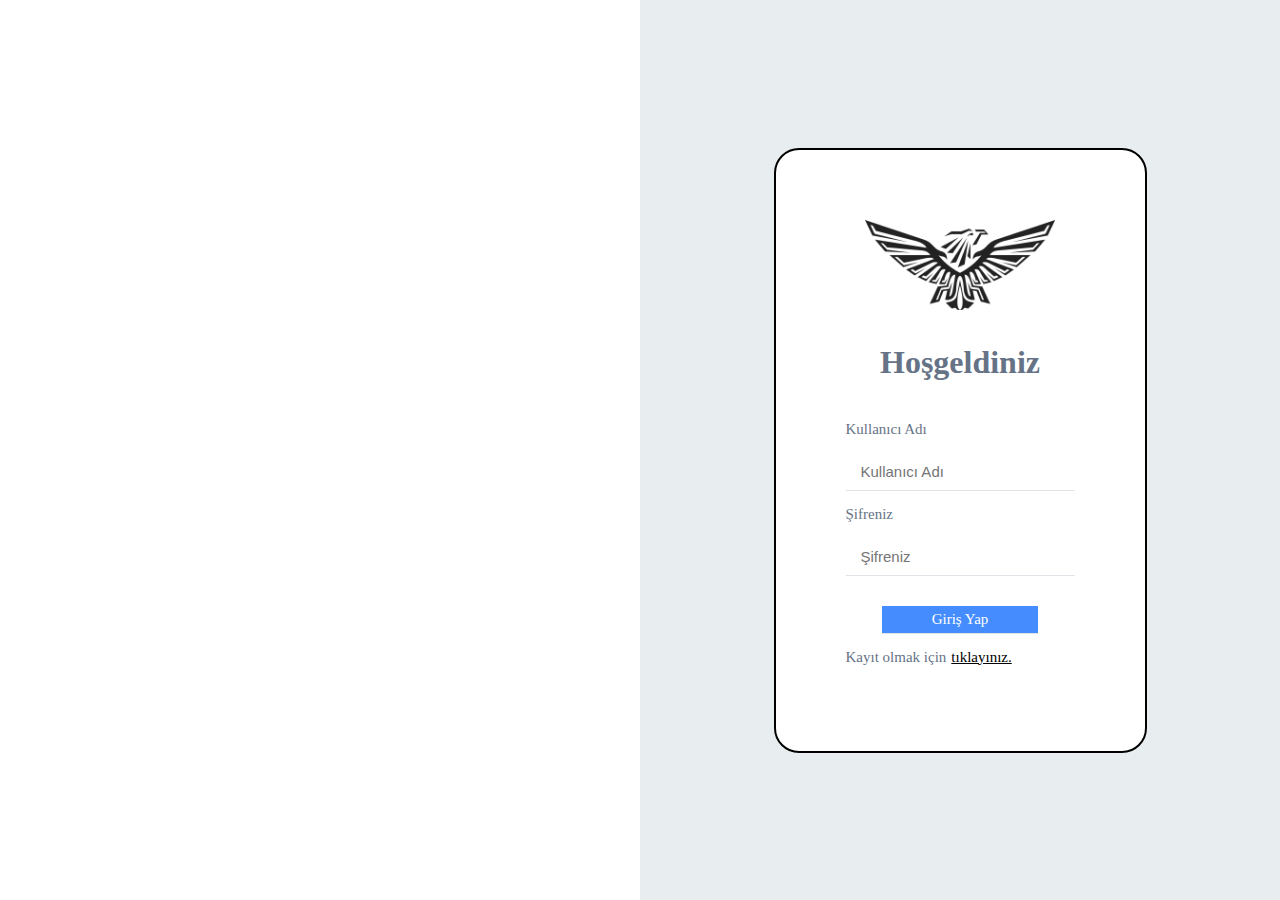
<file: 1/index.html>
<!DOCTYPE html>
<html lang="en">
  <head>
    <meta charset="UTF-8" />
    <meta http-equiv="X-UA-Compatible" content="IE=edge" />
    <meta name="viewport" content="width=device-width, initial-scale=1.0" />
    <title>Login Page</title>
    <link rel="stylesheet" href="styles.css" />
  </head>
  <body>
    <div class="left-side"></div>
    <div class="right-side">
      <form>
        <img class="logo" src="image.png" alt="logo" />
        <h1>Hoşgeldiniz</h1>
        <p>Kullanıcı Adı</p>
        <input type="text" placeholder="Kullanıcı Adı" id="Kullanıcı-adı" />
        <p>Şifreniz</p>
        <input type="password" placeholder="Şifreniz" id="password" required />
        <br />
        <input class="button" type="submit" value="Giriş Yap" id="Login" />
        <p>
          Kayıt olmak için
          <a href="./register.html" class="click"> tıklayınız.</a>
        </p>
      </form>
    </div>
  </body>
</html>
</file>
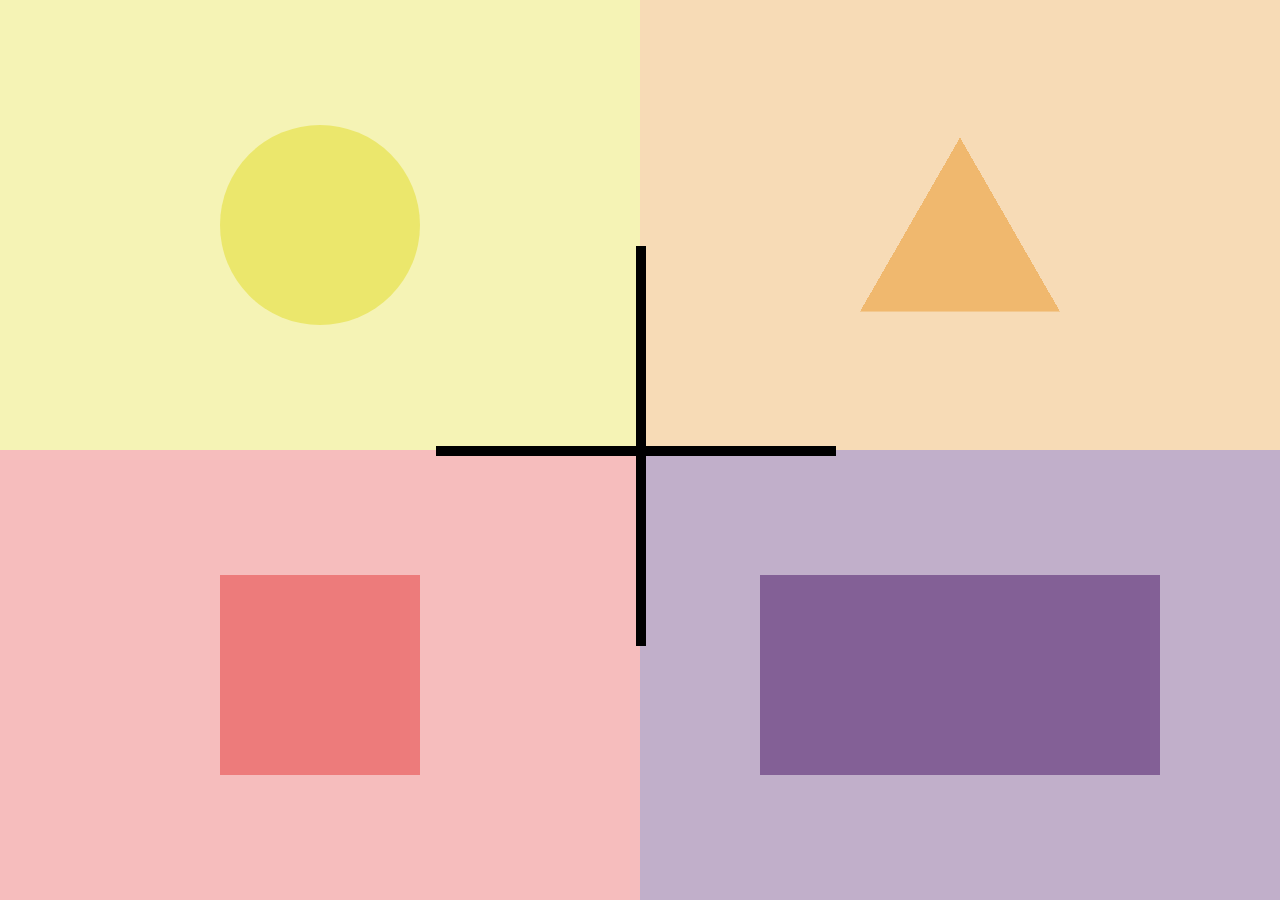
<file: 2/index.html>
<!DOCTYPE html>
<html lang="en">
  <head>
    <meta charset="UTF-8" />
    <meta name="viewport" content="width=device-width, initial-scale=1.0" />
    <title>Shape Challenge</title>
    <link rel="stylesheet" href="style.css" />
  </head>
  <body>
    <div class="container">
      <div class="region shape1">
        <div class="item circle"></div>
      </div>
      <div class="region shape2">
        <div class="item trigon"></div>
      </div>
      <div class="region shape3">
        <div class="item square"></div>
      </div>
      <div class="region shape4">
        <div class="item rectangle"></div>
      </div>
      <div class="plus">
        <div class="line dikey-line"></div>
        <div class="line yatay-line"></div>
      </div>
    </div>
  </body>
</html>
</file>
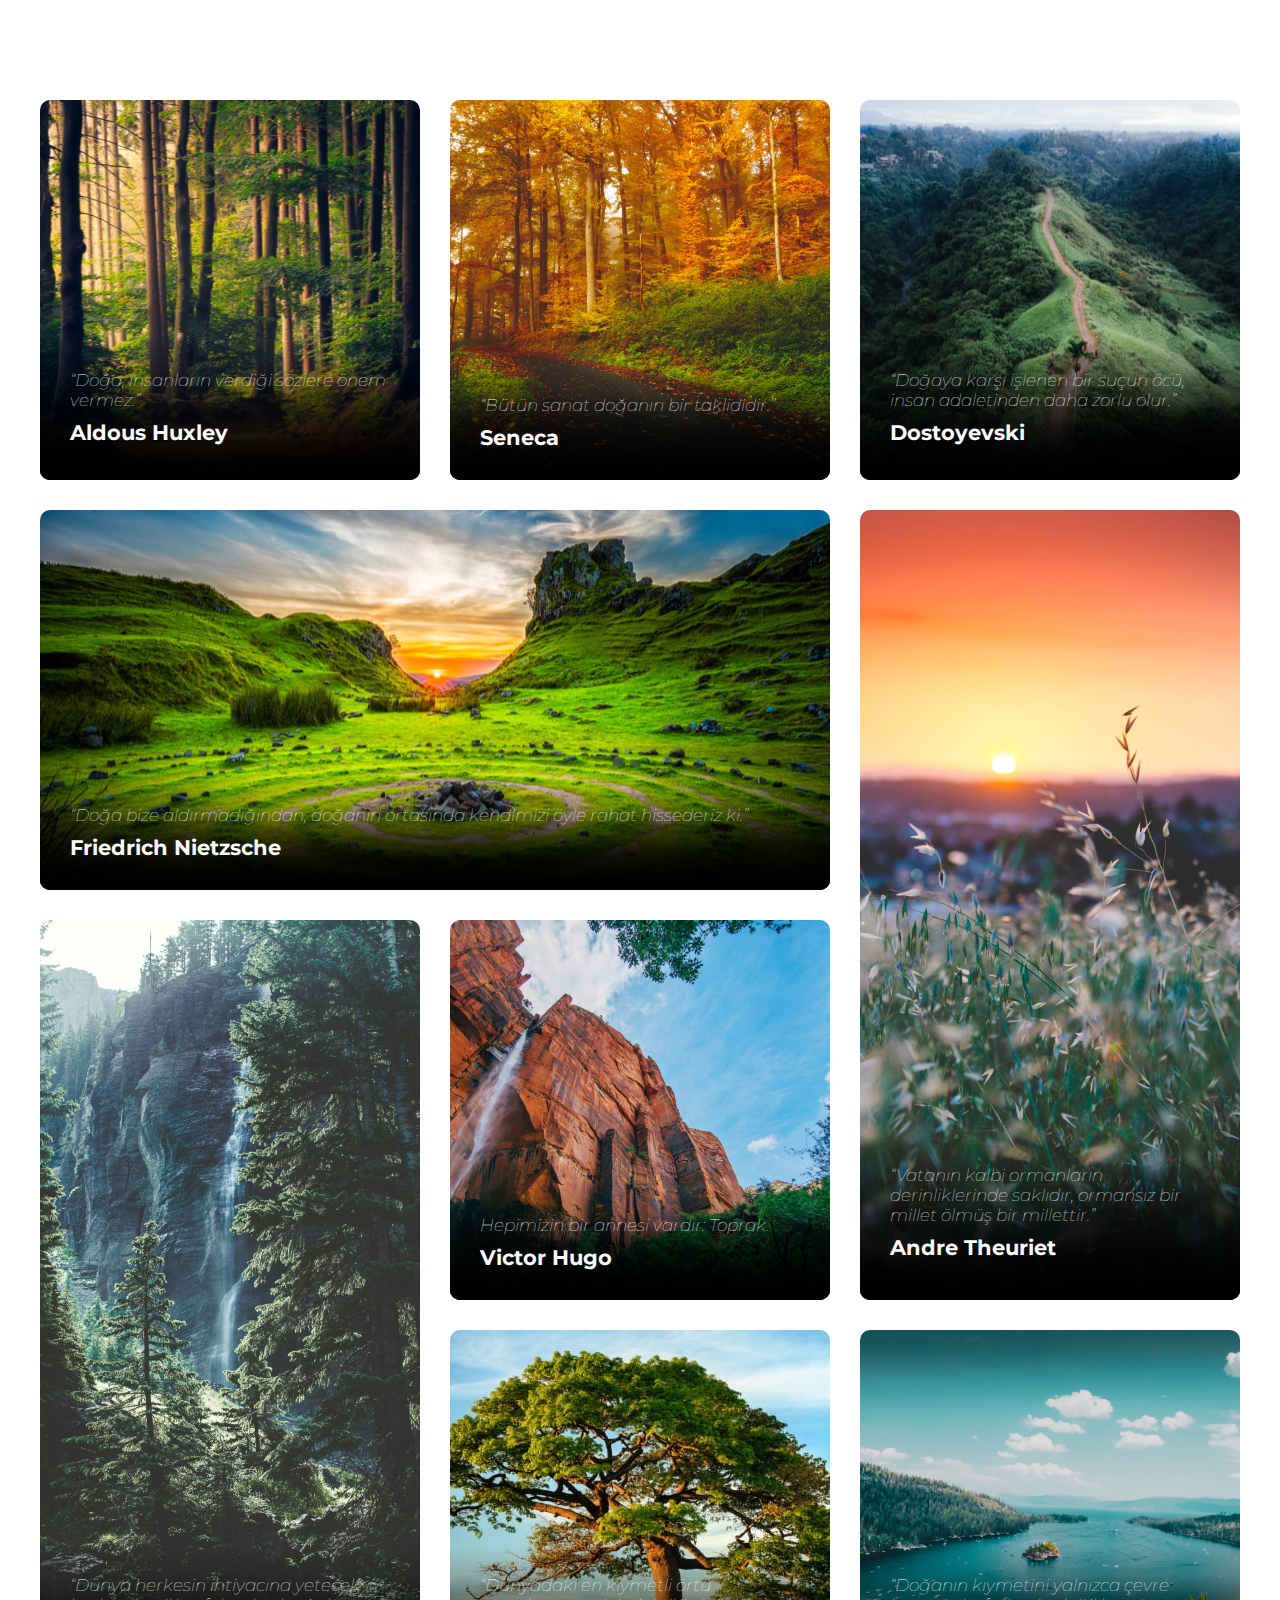
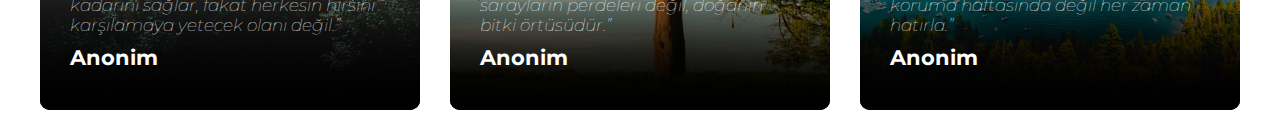
<file: 4/index.html>
<!DOCTYPE html>
<html lang="en">
  <head>
    <meta charset="UTF-8" />
    <meta name="viewport" content="width=device-width, initial-scale=1.0" />
    <title>Gallery Challenge</title>
    <link rel="stylesheet" href="assets/styles.css" />
    <link rel="preconnect" href="https://fonts.googleapis.com" />
    <link rel="preconnect" href="https://fonts.gstatic.com" crossorigin />
    <link
      href="https://fonts.googleapis.com/css2?family=Montserrat:wght@300;500;700;800&display=swap"
      rel="stylesheet"
    />
  </head>
  <body>
    <div class="container">
      <div class="box1">
        <div class="info1">
          <div class="text">
            <p class="say-actor">
              “Doğa, insanların verdiği sözlere önem vermez.”
            </p>
            <p class="actor">Aldous Huxley</p>
          </div>
        </div>
      </div>
      <div class="box2">
        <div class="info1">
          <div class="text">
            <p class="say-actor">“Bütün sanat doğanın bir taklididir.”</p>
            <p class="actor">Seneca</p>
          </div>
        </div>
      </div>
      <div class="box3">
        <div class="info1">
          <div class="text">
            <p class="say-actor">
              “Doğaya karşı işlenen bir suçun öcü, insan adaletinden daha zorlu
              olur.”
            </p>
            <p class="actor">Dostoyevski</p>
          </div>
        </div>
      </div>
      <div class="box4">
        <div class="info1">
          <div class="text">
            <p class="say-actor">
              “Doğa bize aldırmadığından, doğanın ortasında kendimizi öyle rahat
              hissederiz ki.”
            </p>
            <p class="actor">Friedrich Nietzsche</p>
          </div>
        </div>
      </div>
      <div class="box5">
        <div class="info1">
          <div class="text">
            <p class="say-actor">
              “Vatanın kalbi ormanların derinliklerinde saklıdır, ormansız bir
              millet ölmüş bir millettir.”
            </p>
            <p class="actor">Andre Theuriet</p>
          </div>
        </div>
      </div>
      <div class="box6">
        <div class="info1">
          <div class="text">
            <p class="say-actor">
              “Dünya herkesin ihtiyacına yetecek kadarını sağlar, fakat herkesin
              hırsını karşılamaya yetecek olanı değil.”
            </p>
            <p class="actor">Anonim</p>
          </div>
        </div>
      </div>
      <div class="box7">
        <div class="info1">
          <div class="text">
            <p class="say-actor">Hepimizin bir annesi vardır: Toprak.</p>
            <p class="actor">Victor Hugo</p>
          </div>
        </div>
      </div>
      <div class="box8">
        <div class="info1">
          <div class="text">
            <p class="say-actor">
              “Dünyadaki en kıymetli örtü <br />
              sarayların perdeleri değil, doğanın bitki örtüsüdür.”
            </p>
            <p class="actor">Anonim</p>
          </div>
        </div>
      </div>
      <div class="box9">
        <div class="info1">
          <div class="text">
            <p class="say-actor">
              “Doğanın kıymetini yalnızca çevre koruma haftasında değil her
              zaman hatırla.”
            </p>
            <p class="actor">Anonim</p>
          </div>
        </div>
      </div>
    </div>
  </body>
</html>
</file>
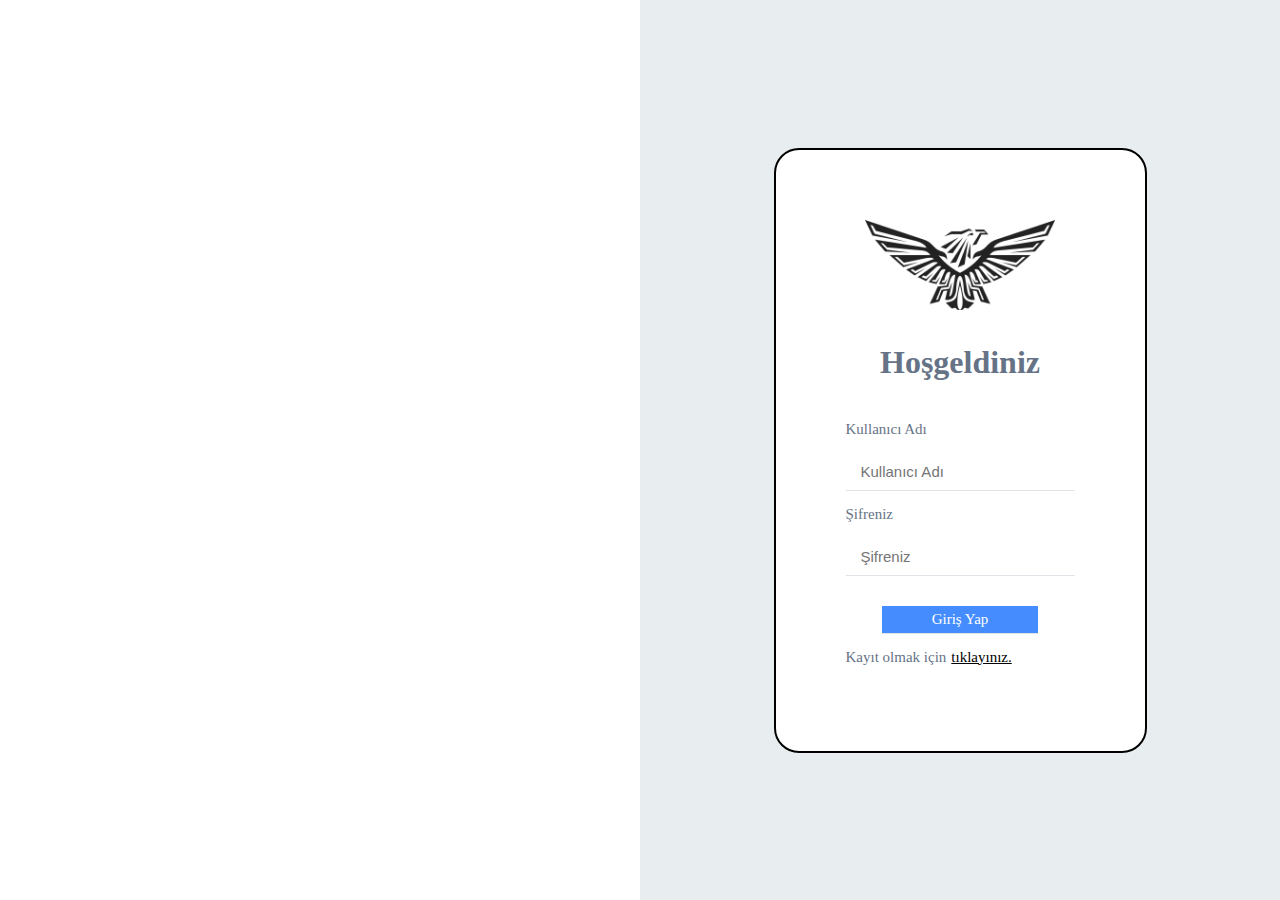
<file: Challenge1/index.html>
<!DOCTYPE html>
<html lang="en">
  <head>
    <meta charset="UTF-8" />
    <meta http-equiv="X-UA-Compatible" content="IE=edge" />
    <meta name="viewport" content="width=device-width, initial-scale=1.0" />
    <title>Login Sayfası</title>
    <link rel="stylesheet" href="styles.css" />
  </head>
  <body>
    <div class="left-side"></div>
    <div class="right-side">
      <form>
        <img class="logo" src="pngegg.png" alt="logo" />
        <h1>Hoşgeldiniz</h1>
        <p>Kullanıcı Adı</p>
        <input type="text" placeholder="Kullanıcı Adı" id="Kullanıcı-adı" />
        <p>Şifreniz</p>
        <input type="password" placeholder="Şifreniz" id="password" required />
        <br />
        <input class="button" type="submit" value="Giriş Yap" id="Login" />
        <p>
          Kayıt olmak için
          <a href="./register.html" class="click"> tıklayınız.</a>
        </p>
      </form>
    </div>
  </body>
</html>
</file>
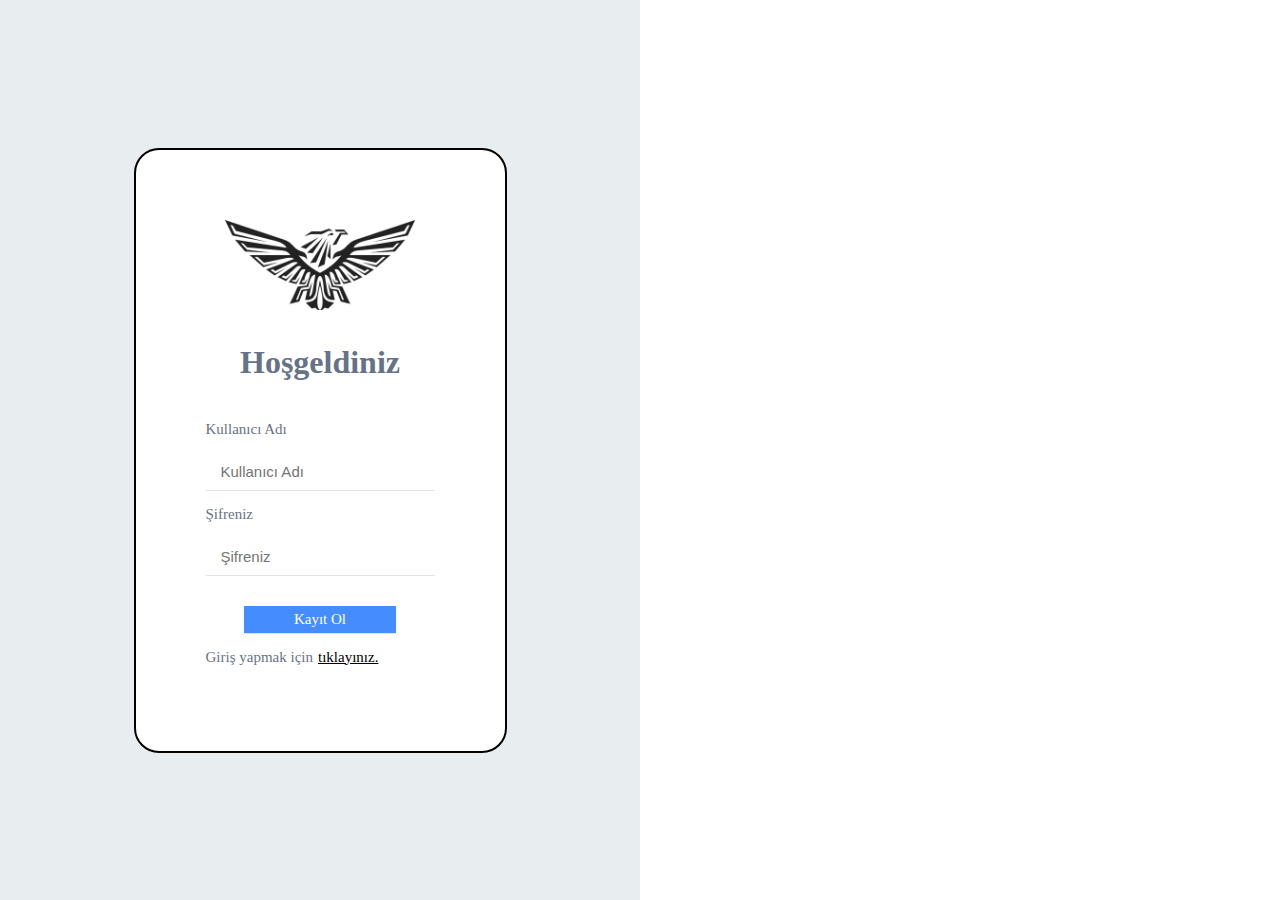
<file: 1/register.html>
<!DOCTYPE html>
<html lang="en">
  <head>
    <meta charset="UTF-8" />
    <meta http-equiv="X-UA-Compatible" content="IE=edge" />
    <meta name="viewport" content="width=device-width, initial-scale=1.0" />
    <title>Login Sayfası</title>
    <link rel="stylesheet" href="registerstyle.css" />
  </head>
  <body>
    <div class="right-side"></div>
    <div class="left-side">
      <form>
        <img class="logo" src="image.png" alt="logo" />
        <h1>Hoşgeldiniz</h1>
        <p>Kullanıcı Adı</p>
        <input type="text" placeholder="Kullanıcı Adı" id="Kullanıcı-adı" />
        <p>Şifreniz</p>
        <input type="password" placeholder="Şifreniz" id="password" required />
        <br />
        <input class="button" type="submit" value="Kayıt Ol" id="Login" />
        <p>
          Giriş yapmak için
          <a href="./index.html" class="click"> tıklayınız.</a>
        </p>
      </form>
    </div>
  </body>
</html>
</file>
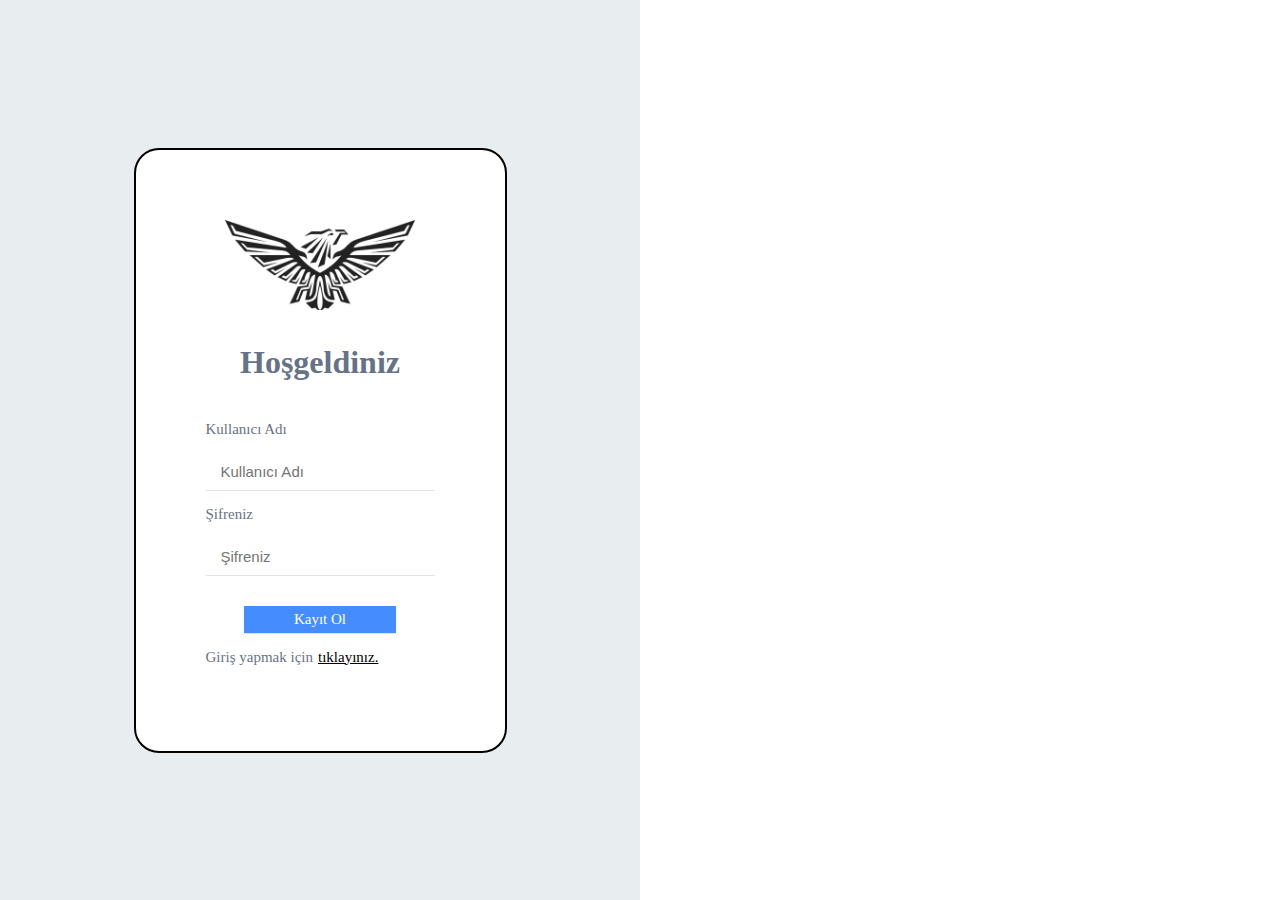
<file: Challenge1/register.html>
<!DOCTYPE html>
<html lang="en">
  <head>
    <meta charset="UTF-8" />
    <meta http-equiv="X-UA-Compatible" content="IE=edge" />
    <meta name="viewport" content="width=device-width, initial-scale=1.0" />
    <title>Login Sayfası</title>
    <link rel="stylesheet" href="registerstyle.css" />
  </head>
  <body>
    <div class="right-side"></div>
    <div class="left-side">
      <form>
        <img class="logo" src="pngegg.png" alt="logo" />
        <h1>Hoşgeldiniz</h1>
        <p>Kullanıcı Adı</p>
        <input type="text" placeholder="Kullanıcı Adı" id="Kullanıcı-adı" />
        <p>Şifreniz</p>
        <input type="password" placeholder="Şifreniz" id="password" required />
        <br />
        <input class="button" type="submit" value="Kayıt Ol" id="Login" />
        <p>
          Giriş yapmak için
          <a href="./index.html" class="click"> tıklayınız.</a>
        </p>
      </form>
    </div>
  </body>
</html>
</file>
<file: 1/styles.css>
body {
  margin: auto;
  width: 100%;
}
.left-side {
  background-size: cover;
  background-position: center;
  position: absolute;
  height: 100%;
  width: 50%;
  background-image: url(https://images.bjk.com.tr/media/taraftar_media/taraftar-18558013485e4194117e7b7.jpg);
}
.right-side {
  justify-content: center;
  align-items: center;
  display: flex;
  position: absolute;
  height: 100%;
  width: 50%;
  right: 0;
  background-color: #e8eeef;
}
form {
  text-align: center;
  padding: 70px;
  border-radius: 25px;
  border: 2px solid black;
  background-color: white;
}
.logo {
  max-height: 90px;
}
h1 {
  margin-top: 30px;
  margin-bottom: 40px;
  font-family: poppins;
  color: #667387;
}
p {
  font-family: poppins;
  display: flex;
  font-size: 15px;
  color: #667387;
}
input {
  font-size: 15px;
  border: 0;
  border-bottom: 1px solid #e0e3e7;
  padding: 10px 15px;
}
.button {
  margin-top: 30px;
  padding: 5px 50px;
  font-family: poppins;
  color: white;
  background-color: #458dff;
}
.click {
  color: black;
}
.click:visited {
  color: black;
}
.click:hover {
  color: black;
}
.click:active {
  color: brown;
}
a {
  margin-left: 5px;
}
</file>
<file: 2/style.css>
body {
  margin: auto;
}
.container {
  display: grid;
  grid-template-columns: repeat(2, 1fr);
  grid-template-rows: repeat(2, 1fr);
  width: 100vw;
  height: 100vh;
}
.region {
  display: flex;
  justify-content: center;
  align-items: center;
}
.item {
  display: flex;
  align-items: center;
  justify-content: center;
}
.shape1 {
  background-color: rgba(235, 231, 108, 0.5);
}
.circle {
  width: 200px;
  height: 200px;
  background-color: rgb(235, 231, 108);
  border-radius: 50%;
}
.shape2 {
  background-color: rgba(240, 184, 110, 0.5);
}
.trigon {
  width: 200px;
  height: 173.1px;
  background-image: linear-gradient(
      to bottom right,
      transparent 50%,
      rgb(240, 184, 110) 0
    ),
    linear-gradient(to top right, rgb(240, 184, 110) 50%, transparent 0);
  background-size: 50% 100%;
  background-repeat: no-repeat;
  background-position: left, right;
}
.shape3 {
  background-color: rgba(237, 123, 123, 0.5);
}
.square {
  width: 200px;
  height: 200px;
  background-color: rgb(237, 123, 123);
}
.shape4 {
  background-color: rgba(131, 96, 150, 0.5);
}
.rectangle {
  width: 400px;
  height: 200px;
  background-color: #836096;
}
.plus {
  position: absolute;
  top: 50%;
  left: 50%;
  margin: -4px;
  transform: translate(-50%, -50%);
}
.line {
  position: absolute;
  background-color: black;
}
.dikey-line {
  width: 10px;
  height: 400px;
  top: 50%;
  left: 50%;
  transform: translateY(-50%);
}
.yatay-line {
  width: 400px;
  height: 10px;
  top: 50%;
  left: 50%;
  transform: translateX(-50%);
}
</file>
<file: 4/assets/styles.css>
body {
  font-family: "Montserrat", sans-serif;
  justify-content: center;
  align-items: center;
  display: flex;
  margin-top: 100px;
}
div {
  border-radius: 10px;
}
p {
  color: white;
}
.container {
  /* display: flex; */
  /* border-radius: 10px; */
  /* flex-direction: row; */
  /* flex-wrap: wrap; */
  gap: 30px;
  max-width: 1200px;
  display: grid;
  grid-template-columns: 380px 380px 380px;
  grid-template-rows: 380px 380px 380px;
}
.actor {
  font-size: 21px;
  font-weight: bold;
  font-stretch: normal;
  font-style: normal;
}
.say-actor {
  font-size: 17px;
  font-weight: 100;
  font-stretch: normal;
  font-style: italic;
  margin-bottom: 10px;
}
.text {
  margin-top: 30px;
}
div .box1 {
  align-items: flex-start;
  flex-direction: column-reverse;
  display: flex;
  width: 380px;
  height: 380px;
  background-image: url(./Image\ 3@2x.jpg);
  background-position: center;
  background-size: cover;
}

div .box1 div {
  align-items: flex-start;
  flex-direction: column;
  display: flex;
  width: 380px;
  height: 140px;
  background-image: linear-gradient(to bottom, rgba(0, 0, 0, 0), #000);
}
div .info1 p {
  margin-left: 30px;
  margin-right: 30px;
  /* max-width: 320px; */
  margin-top: 0;
  margin-bottom: 10px;
}
div .box2 {
  align-items: flex-start;
  flex-direction: column-reverse;
  display: flex;
  width: 380px;
  height: 380px;
  background-image: url(./Image\ 6@3x.jpg);
  background-position: center;
  background-size: cover;
}
div .box2 div {
  align-items: flex-start;
  flex-direction: column;
  display: flex;
  width: 380px;
  height: 115px;
  background-image: linear-gradient(to bottom, rgba(0, 0, 0, 0), #000);
}
div .box3 {
  align-items: flex-start;
  flex-direction: column-reverse;
  display: flex;
  width: 380px;
  height: 380px;
  background-image: url(./Image\ 7.jpg);
  background-position: center;
  background-size: cover;
}
div .box3 div {
  align-items: flex-start;
  flex-direction: column;
  display: flex;
  width: 380px;
  height: 140px;
  background-image: linear-gradient(to bottom, rgba(0, 0, 0, 0), #000);
}
div .box4 {
  align-items: flex-start;
  flex-direction: column-reverse;
  display: flex;
  width: 790px;
  height: 380px;
  background-image: url(./Image\ 2@2x.jpg);
  background-position: center;
  background-size: cover;
}
div .box4 div {
  align-items: flex-start;
  flex-direction: column;
  display: flex;
  width: 790px;
  height: 115px;
  background-image: linear-gradient(to bottom, rgba(0, 0, 0, 0), #000);
}
div .box5 {
  align-items: flex-start;
  flex-direction: column-reverse;
  display: flex;
  width: 380px;
  height: 790px;
  background-image: url(./Image\ 4@3x.jpg);
  background-position: center;
  background-size: cover;
  grid-column: 3;
}
div .box5 div {
  align-items: flex-start;
  flex-direction: column;
  display: flex;
  width: 380px;
  height: 165px;
  background-image: linear-gradient(to bottom, rgba(0, 0, 0, 0), #000);
}
div .box6 {
  align-items: flex-start;
  flex-direction: column-reverse;
  display: flex;
  width: 380px;
  height: 790px;
  background-image: url(./Image\ 5@3x.jpg);
  background-position: center;
  background-size: cover;
  /* margin-top: -410px; */
}
div .box6 div {
  align-items: flex-start;
  flex-direction: column;
  display: flex;
  width: 380px;
  height: 165px;
  background-image: linear-gradient(to bottom, rgba(0, 0, 0, 0), #000);
}
div .box7 {
  align-items: flex-start;
  flex-direction: column-reverse;
  display: flex;
  width: 380px;
  height: 380px;
  background-image: url(./Image\ 8@3x.jpg);
  background-position: center;
  background-size: cover;
  /* margin-top: -410px; */
}
div .box7 div {
  align-items: flex-start;
  flex-direction: column;
  display: flex;
  width: 380px;
  height: 115px;
  background-image: linear-gradient(to bottom, rgba(0, 0, 0, 0), #000);
}
div .box8 {
  align-items: flex-start;
  flex-direction: column-reverse;
  display: flex;
  width: 380px;
  height: 380px;
  background-image: url(./Image\ 9.jpg);
  background-position: center;
  background-size: cover;
  grid-column: 2;
  grid-row: 4;
}
div .box8 div {
  align-items: flex-start;
  flex-direction: column;
  display: flex;
  width: 380px;
  height: 165px;
  background-image: linear-gradient(to bottom, rgba(0, 0, 0, 0), #000);
}
div .box9 {
  align-items: flex-start;
  flex-direction: column-reverse;
  display: flex;
  width: 380px;
  height: 380px;
  background-image: url(./Image\ 10@3x.jpg);
  background-position: center;
  background-size: cover;
  /* margin-left: 410px; */
  /* margin-top: -410px; */
  grid-row: 4;
  grid-column: 3;
}
div .box9 div {
  align-items: flex-start;
  flex-direction: column;
  display: flex;
  width: 380px;
  height: 165px;
  background-image: linear-gradient(to bottom, rgba(0, 0, 0, 0), #000);
}
</file>
<file: Challenge1/styles.css>
body {
  margin: auto;
  width: 100%;
}
.left-side {
  background-size: cover;
  background-position: center;
  position: absolute;
  height: 100%;
  width: 50%;
  background-image: url(https://images.bjk.com.tr/media/taraftar_media/taraftar-18558013485e4194117e7b7.jpg);
}
.right-side {
  justify-content: center;
  align-items: center;
  display: flex;
  position: absolute;
  height: 100%;
  width: 50%;
  right: 0;
  background-color: #e8eeef;
}
form {
  text-align: center;
  padding: 70px;
  border-radius: 25px;
  border: 2px solid black;
  background-color: white;
}
.logo {
  max-height: 90px;
}
h1 {
  margin-top: 30px;
  margin-bottom: 40px;
  font-family: poppins;
  color: #667387;
}
p {
  font-family: poppins;
  display: flex;
  font-size: 15px;
  color: #667387;
}
input {
  font-size: 15px;
  border: 0;
  border-bottom: 1px solid #e0e3e7;
  padding: 10px 15px;
}
.button {
  margin-top: 30px;
  padding: 5px 50px;
  font-family: poppins;
  color: white;
  background-color: #458dff;
}
.click {
  color: black;
}
.click:visited {
  color: black;
}
.click:hover {
  color: black;
}
.click:active {
  color: brown;
}
a {
  margin-left: 5px;
}
</file>
<file: 1/registerstyle.css>
body {
  margin: auto;
  width: 100%;
}
.right-side {
  background-size: cover;
  background-position: center;
  position: absolute;
  height: 100%;
  width: 50%;
  right: 0;
  background-image: url(https://images.bjk.com.tr/media/taraftar_media/taraftar-18558013485e4194117e7b7.jpg);
}
.left-side {
  justify-content: center;
  align-items: center;
  display: flex;
  position: absolute;
  height: 100%;
  width: 50%;
  background-color: #e8eeef;
}
form {
  text-align: center;
  padding: 70px;
  border-radius: 25px;
  border: 2px solid black;
  background-color: white;
}
.logo {
  max-height: 90px;
}
h1 {
  margin-top: 30px;
  margin-bottom: 40px;
  font-family: poppins;
  color: #667387;
}
p {
  font-family: poppins;
  display: flex;
  font-size: 15px;
  color: #667387;
}
input {
  font-size: 15px;
  border: 0;
  border-bottom: 1px solid #e0e3e7;
  padding: 10px 15px;
}
.button {
  margin-top: 30px;
  padding: 5px 50px;
  font-family: poppins;
  color: white;
  background-color: #458dff;
}
.click {
  color: black;
}
.click:visited {
  color: black;
}
.click:hover {
  color: black;
}
.click:active {
  color: brown;
}
a {
  margin-left: 5px;
}
</file>
<file: Challenge1/registerstyle.css>
body {
  margin: auto;
  width: 100%;
}
.right-side {
  background-size: cover;
  background-position: center;
  position: absolute;
  height: 100%;
  width: 50%;
  right: 0;
  background-image: url(https://images.bjk.com.tr/media/taraftar_media/taraftar-18558013485e4194117e7b7.jpg);
}
.left-side {
  justify-content: center;
  align-items: center;
  display: flex;
  position: absolute;
  height: 100%;
  width: 50%;
  background-color: #e8eeef;
}
form {
  text-align: center;
  padding: 70px;
  border-radius: 25px;
  border: 2px solid black;
  background-color: white;
}
.logo {
  max-height: 90px;
}
h1 {
  margin-top: 30px;
  margin-bottom: 40px;
  font-family: poppins;
  color: #667387;
}
p {
  font-family: poppins;
  display: flex;
  font-size: 15px;
  color: #667387;
}
input {
  font-size: 15px;
  border: 0;
  border-bottom: 1px solid #e0e3e7;
  padding: 10px 15px;
}
.button {
  margin-top: 30px;
  padding: 5px 50px;
  font-family: poppins;
  color: white;
  background-color: #458dff;
}
.click {
  color: black;
}
.click:visited {
  color: black;
}
.click:hover {
  color: black;
}
.click:active {
  color: brown;
}
a {
  margin-left: 5px;
}
</file>
